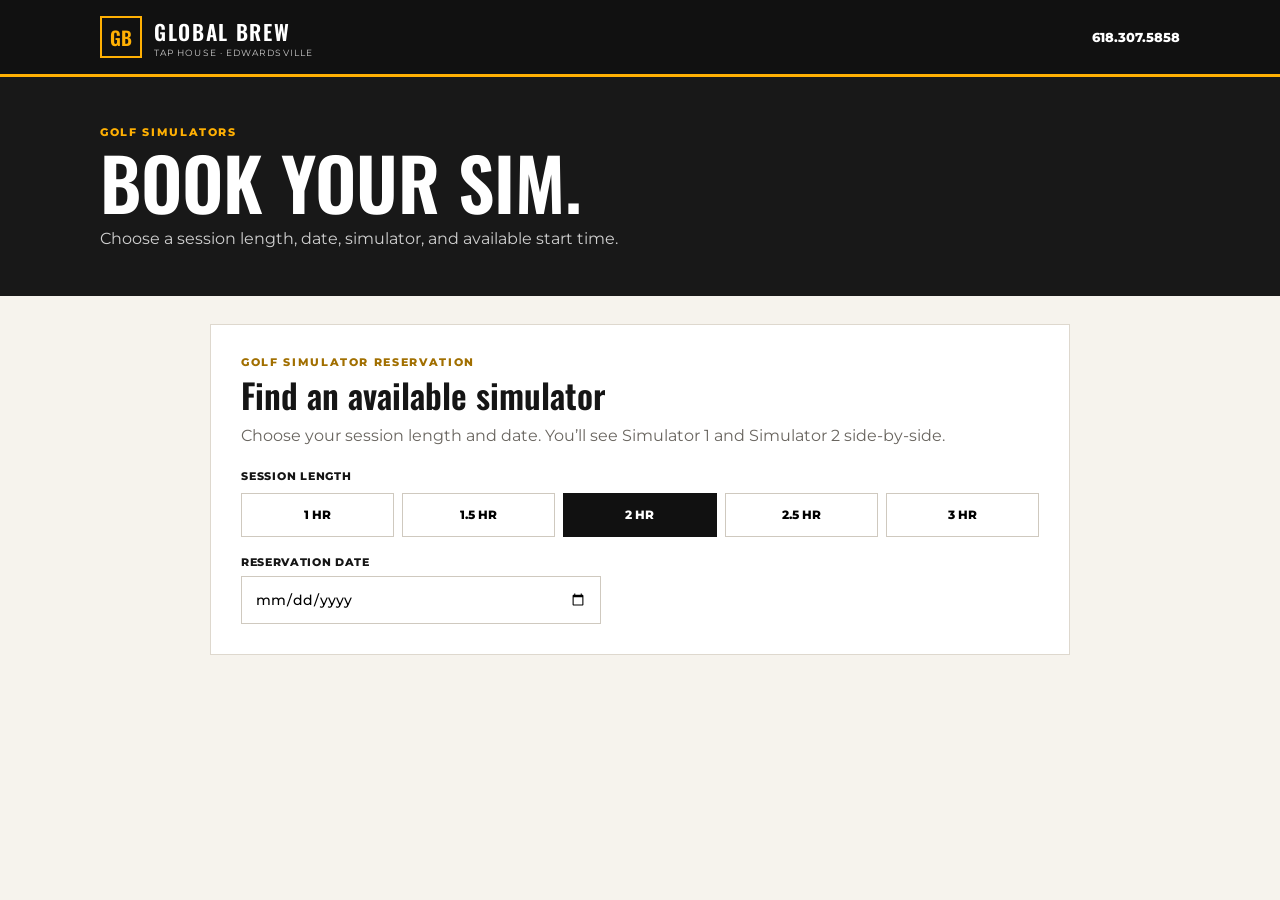
<file: index.html>
<!doctype html>
<html lang="en">
<head>
  <meta charset="utf-8" />
  <meta name="viewport" content="width=device-width,initial-scale=1" />
  <title>Golf Simulator Reservations | Global Brew Tap House</title>
  <meta name="description" content="Book Golf Simulator 1 or Golf Simulator 2 at Global Brew Tap House in Edwardsville." />
  <link rel="preconnect" href="https://fonts.googleapis.com">
  <link rel="preconnect" href="https://fonts.gstatic.com" crossorigin>
  <link href="https://fonts.googleapis.com/css2?family=Montserrat:wght@500;600;700;800&family=Oswald:wght@500;600&display=swap" rel="stylesheet">
  <link rel="stylesheet" href="styles.css" />
</head>
<body data-service="simulator">
  <header class="site-header standalone-only">
    <div class="wrap header-inner">
      <div class="brand"><span class="brand-mark">GB</span><span><strong>GLOBAL BREW</strong><small>TAP HOUSE · EDWARDSVILLE</small></span></div>
      <a class="call" href="tel:+16183075858">618.307.5858</a>
    </div>
  </header>
  <main class="booking-page">
    <section class="standalone-only mini-hero"><div class="wrap"><p class="eyebrow">GOLF SIMULATORS</p><h1>BOOK YOUR SIM.</h1><p>Choose a session length, date, simulator, and available start time.</p></div></section>
    <section class="booking-wrap"><div id="bookingRoot" class="booking-root" aria-live="polite"></div></section>
  </main>
  <script src="config.js"></script>
  <script src="app.js"></script>
</body>
</html>
</file>
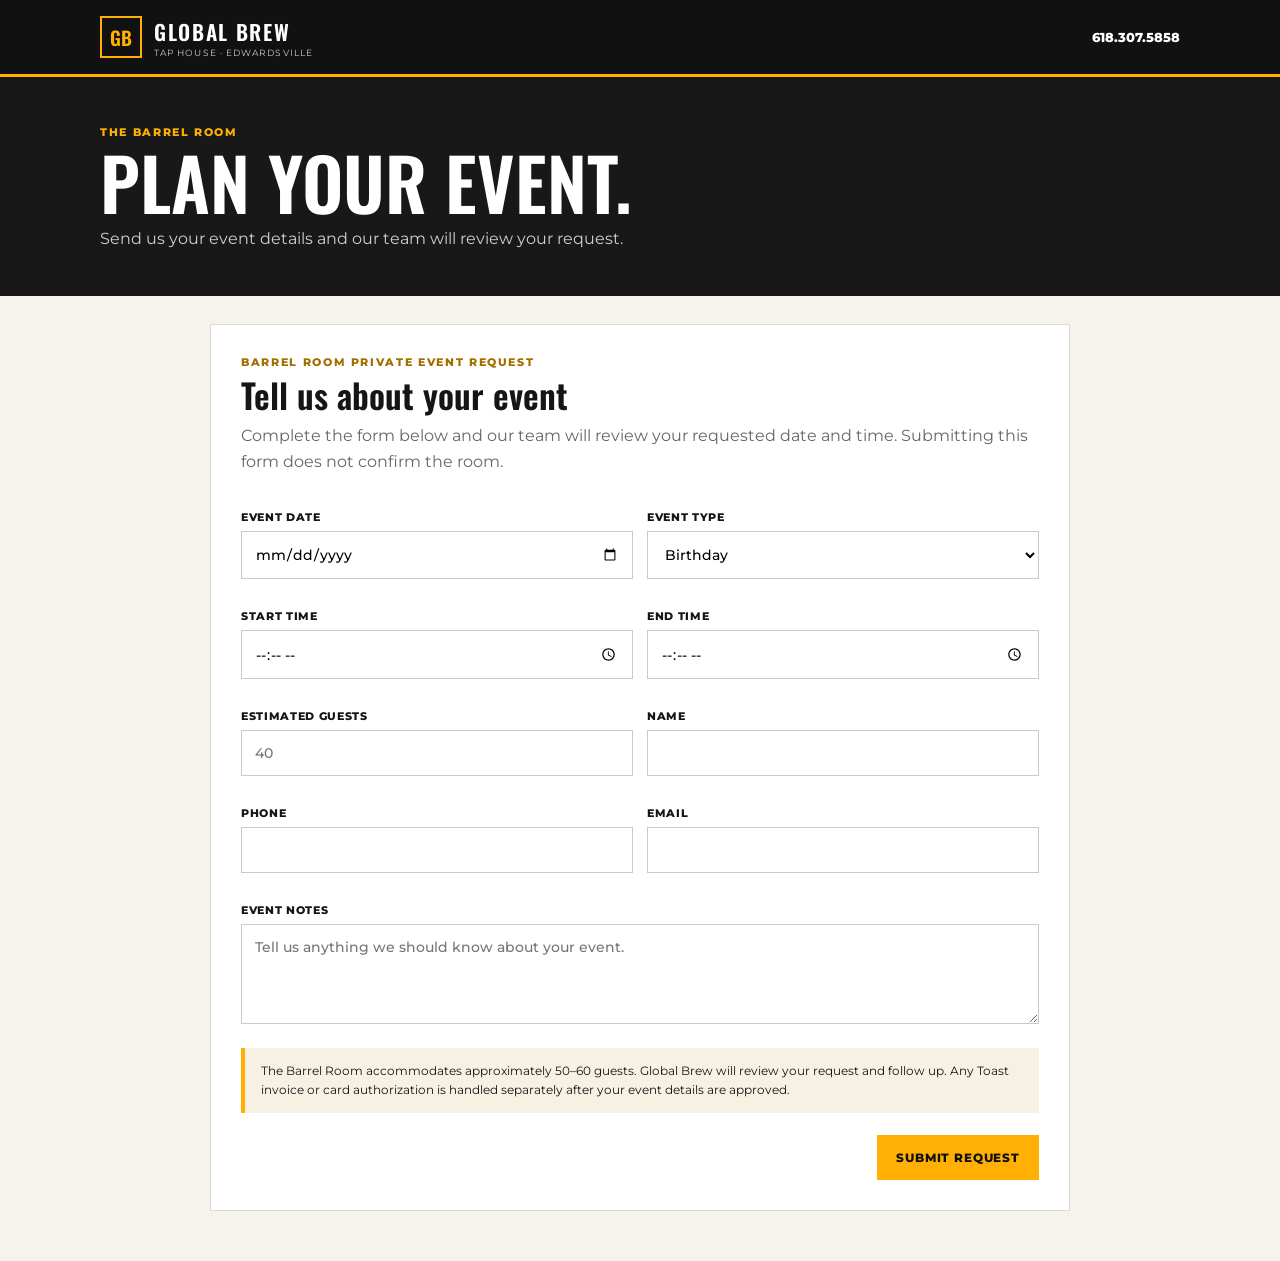
<file: barrel-room.html>
<!doctype html>
<html lang="en">
<head>
  <meta charset="utf-8" />
  <meta name="viewport" content="width=device-width,initial-scale=1" />
  <title>Barrel Room Request | Global Brew Tap House</title>
  <meta name="description" content="Request the Barrel Room at Global Brew Tap House in Edwardsville for your private event." />
  <link rel="preconnect" href="https://fonts.googleapis.com">
  <link rel="preconnect" href="https://fonts.gstatic.com" crossorigin>
  <link href="https://fonts.googleapis.com/css2?family=Montserrat:wght@500;600;700;800&family=Oswald:wght@500;600&display=swap" rel="stylesheet">
  <link rel="stylesheet" href="styles.css" />
</head>
<body data-service="barrel">
  <header class="site-header standalone-only"><div class="wrap header-inner"><div class="brand"><span class="brand-mark">GB</span><span><strong>GLOBAL BREW</strong><small>TAP HOUSE · EDWARDSVILLE</small></span></div><a class="call" href="tel:+16183075858">618.307.5858</a></div></header>
  <main class="booking-page"><section class="standalone-only mini-hero"><div class="wrap"><p class="eyebrow">THE BARREL ROOM</p><h1>PLAN YOUR EVENT.</h1><p>Send us your event details and our team will review your request.</p></div></section><section class="booking-wrap"><div id="bookingRoot" class="booking-root" aria-live="polite"></div></section></main>
  <script src="config.js"></script><script src="app.js"></script>
</body>
</html>
</file>
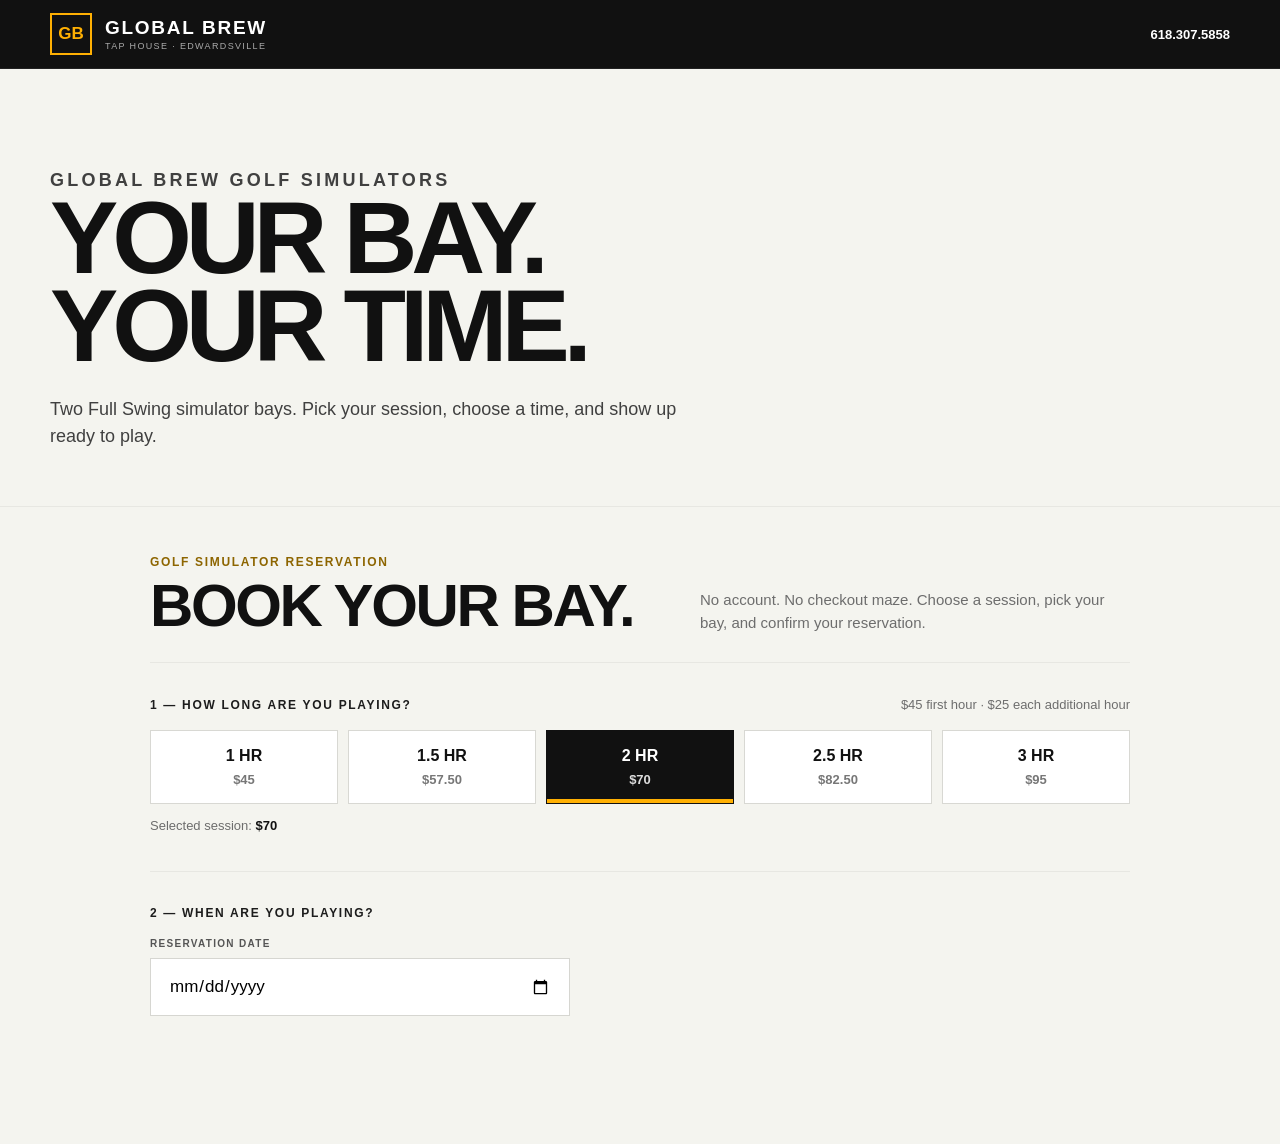
<file: golf-sims.html>
<!doctype html>
<html lang="en">
<head>
<meta charset="utf-8">
<meta name="viewport" content="width=device-width,initial-scale=1">
<title>Golf Simulator Reservations | Global Brew Tap House</title>
<style>

:root{
  --gold:#ffb003;
  --ink:#111;
  --muted:#6d6d6d;
  --line:#e7e7e2;
  --paper:#f4f4ef;
  --white:#fff;
}
*{box-sizing:border-box}
html{scroll-behavior:smooth}
body{
  margin:0;
  background:var(--paper);
  color:var(--ink);
  font-family:"Helvetica Neue",Helvetica,Arial,sans-serif;
  -webkit-font-smoothing:antialiased;
}
button,input{font:inherit}
button{transition:.18s ease}
.wrap{width:min(1180px,calc(100% - 40px));margin:auto}

.site-header{
  background:#111;
  color:#fff;
  border-bottom:1px solid #222;
}
.header-inner{
  min-height:68px;
  display:flex;
  align-items:center;
  justify-content:space-between;
  gap:20px;
}
.brand{display:flex;align-items:center;gap:13px}
.brand-mark{
  width:42px;height:42px;
  display:grid;place-items:center;
  border:2px solid var(--gold);
  color:var(--gold);
  font-weight:900;
  font-size:17px;
}
.brand strong{display:block;font-size:19px;letter-spacing:.09em}
.brand small{display:block;font-size:9px;letter-spacing:.15em;color:#aaa;margin-top:2px}
.call{color:#fff;text-decoration:none;font-size:13px;font-weight:800}

.hero{
  padding:72px 0 56px;
  border-bottom:1px solid var(--line);
}
.eyebrow{
  margin:0 0 16px;
  color:#8d6500;
  font-size:12px;
  font-weight:900;
  letter-spacing:.18em;
  text-transform:uppercase;
}
.hero h1{
  margin:0;
  max-width:900px;
  font-size:clamp(62px,8vw,108px);
  line-height:.86;
  letter-spacing:-.06em;
  font-weight:900;
}
.hero p{
  margin:26px 0 0;
  max-width:660px;
  font-size:18px;
  line-height:1.5;
  color:#404040;
}

.booking-wrap{
  width:min(980px,calc(100% - 32px));
  margin:0 auto 90px;
}
.booking-panel{
  background:transparent;
  border:0;
  padding:0;
}
.booking-intro{
  padding:48px 0 28px;
  display:flex;
  justify-content:space-between;
  gap:30px;
  align-items:end;
}
.booking-intro h2{
  margin:8px 0 0;
  font-size:clamp(38px,5vw,60px);
  line-height:.95;
  letter-spacing:-.04em;
}
.booking-intro p{
  margin:0;
  max-width:430px;
  color:var(--muted);
  line-height:1.5;
  font-size:15px;
}
.step-label,.section-label{
  color:#1c1c1c;
  font-size:12px;
  font-weight:900;
  text-transform:uppercase;
  letter-spacing:.14em;
}
.step-label{color:#8d6500}

.flow-section{
  border-top:1px solid var(--line);
  padding:34px 0 38px;
}
.section-head{
  display:flex;
  align-items:baseline;
  justify-content:space-between;
  gap:18px;
  margin-bottom:18px;
}
.section-title{
  margin:0;
  font-size:28px;
  letter-spacing:-.03em;
}
.section-hint{
  color:var(--muted);
  font-size:13px;
}

.duration-grid{
  display:grid;
  grid-template-columns:repeat(5,1fr);
  gap:10px;
}
.choice{
  border:1px solid #d8d8d3;
  background:#fff;
  color:#111;
  padding:16px 14px;
  min-height:74px;
  cursor:pointer;
  font-weight:900;
}
.choice:hover:not(:disabled){
  border-color:#111;
  transform:translateY(-1px);
}
.choice small{
  display:block;
  margin-top:7px;
  font-size:13px;
  font-weight:800;
  color:#777;
}
.choice.active{
  background:#111;
  color:#fff;
  border-color:#111;
  box-shadow:inset 0 -4px 0 var(--gold);
}
.choice.active small{color:#ddd}
.choice:disabled{
  background:#efefeb;
  color:#929292;
  cursor:not-allowed;
  opacity:.7;
}

.price-summary{
  margin-top:14px;
  color:var(--muted);
  font-size:13px;
}
.price-summary strong{color:#111}

.field{margin-top:0}
.field label{
  display:block;
  margin-bottom:9px;
  font-size:10px;
  font-weight:900;
  letter-spacing:.13em;
  text-transform:uppercase;
  color:#555;
}
.field input{
  width:100%;
  min-height:58px;
  border:1px solid #d6d6d1;
  background:#fff;
  padding:16px 18px;
  font-size:17px;
}
.date-field{max-width:420px}

.availability{margin-top:0}
.availability-note{
  margin:0 0 18px;
  color:var(--muted);
  font-size:14px;
  line-height:1.5;
}
.time-list{display:grid;gap:10px}
.time-card{
  background:#fff;
  border:1px solid #e3e3de;
  padding:16px;
  display:grid;
  grid-template-columns:115px 1fr 1fr;
  gap:10px;
  align-items:center;
}
.time-card:hover{border-color:#cfcfc9}
.time-label{
  font-size:22px;
  font-weight:900;
  letter-spacing:-.03em;
}
.slot{
  min-height:52px;
  width:100%;
  padding:12px 14px;
  font-size:13px;
  font-weight:900;
  border:1px solid #d7d7d2;
  background:#f8f8f5;
  cursor:pointer;
}
.slot:hover:not(:disabled){
  background:#111;
  color:#fff;
  border-color:#111;
}
.slot.active{
  background:#111;
  color:#fff;
  border-color:#111;
  box-shadow:inset 0 -4px 0 var(--gold);
}
.slot:disabled{
  background:#f0f0ed;
  color:#aaa;
  border-color:#ecece8;
  cursor:not-allowed;
}
.slot-name{
  display:block;
  font-size:9px;
  letter-spacing:.12em;
  text-transform:uppercase;
  margin-bottom:3px;
}
.slot-state{display:block}

.notice{
  background:#fff;
  border-left:4px solid var(--gold);
  padding:17px 18px;
  font-size:13px;
  line-height:1.55;
}
.notice.error{
  border-left-color:#b93a3a;
  background:#fff2f2;
}

.summary{
  margin:0 0 30px;
  background:#111;
  color:#fff;
  padding:22px 24px;
  border-left:4px solid var(--gold);
}
.summary span,.summary strong,.summary small{display:block}
.summary span{
  color:var(--gold);
  font-size:10px;
  font-weight:900;
  letter-spacing:.14em;
  text-transform:uppercase;
}
.summary strong{
  margin-top:7px;
  font-size:21px;
}
.summary small{
  margin-top:7px;
  color:#cfcfcf;
  font-size:13px;
}
.contact-grid{
  display:grid;
  grid-template-columns:1fr 1fr;
  gap:16px;
}
.full{grid-column:1/-1}
.policy{
  display:flex;
  gap:10px;
  align-items:flex-start;
  margin-top:18px;
  color:var(--muted);
  font-size:12px;
  line-height:1.5;
}
.policy input{margin-top:2px}
.actions{
  margin-top:24px;
  display:flex;
  justify-content:flex-end;
}
.btn{
  min-width:250px;
  border:0;
  background:#111;
  color:#fff;
  padding:17px 24px;
  font-weight:900;
  text-transform:uppercase;
  letter-spacing:.07em;
  cursor:pointer;
}
.btn:hover:not(:disabled){background:#2a2a2a;transform:translateY(-1px)}
.btn:disabled{opacity:.55}

.loading{
  display:flex;
  align-items:center;
  gap:10px;
  color:var(--muted);
  padding:10px 0;
  font-size:13px;
}
.spinner{
  width:16px;height:16px;
  border:2px solid #ddd;
  border-top-color:#111;
  border-radius:50%;
  animation:spin .7s linear infinite;
}
@keyframes spin{to{transform:rotate(360deg)}}
.success{padding:46px 0}
.check{
  width:58px;height:58px;
  display:grid;place-items:center;
  border-radius:50%;
  background:var(--gold);
  font-size:26px;
  font-weight:900;
  margin-bottom:18px;
}
.hidden{display:none!important}

body.embedded{background:#fff}
body.embedded .standalone-only{display:none!important}
body.embedded .booking-wrap{width:100%;margin:0}
body.embedded .booking-intro{padding-top:20px}

@media(max-width:760px){
  .booking-intro{display:block;padding:36px 0 24px}
  .booking-intro p{margin-top:16px}
  .duration-grid{grid-template-columns:repeat(2,1fr)}
  .duration-grid button:last-child{grid-column:1/-1}
  .time-card{grid-template-columns:1fr 1fr}
  .time-label{grid-column:1/-1;margin-bottom:2px}
  .contact-grid{grid-template-columns:1fr}
  .full{grid-column:auto}
  .actions{justify-content:stretch}
  .btn{width:100%;min-width:0}
}
@media(max-width:480px){
  .wrap{width:min(100% - 24px,1180px)}
  .booking-wrap{width:min(100% - 24px,980px)}
  .hero{padding:48px 0 38px}
  .hero h1{font-size:62px}
  .hero p{font-size:16px}
  .flow-section{padding:28px 0 32px}
  .section-head{display:block}
  .section-hint{display:block;margin-top:6px}
  .time-card{padding:13px}
}

</style>
</head>
<body>
<header class="site-header standalone-only"><div class="wrap header-inner"><div class="brand"><span class="brand-mark">GB</span><span><strong>GLOBAL BREW</strong><small>TAP HOUSE · EDWARDSVILLE</small></span></div><a class="call" href="tel:+16183075858">618.307.5858</a></div></header>
<section class="hero standalone-only"><div class="wrap">
      <p class="eyebrow">GLOBAL BREW GOLF SIMULATORS</p>
      <h1>YOUR BAY.<br>YOUR TIME.</h1>
      <p>Two Full Swing simulator bays. Pick your session, choose a time, and show up ready to play.</p>
    </div></section>
<main class="booking-wrap">
  <section id="bookingPanel" class="booking-panel">
    <div class="booking-intro">
      <div>
        <div class="step-label">GOLF SIMULATOR RESERVATION</div>
        <h2>BOOK YOUR BAY.</h2>
      </div>
      <p>No account. No checkout maze. Choose a session, pick your bay, and confirm your reservation.</p>
    </div>

    <div class="flow-section">
      <div class="section-head">
        <div>
          <div class="section-label">1 — HOW LONG ARE YOU PLAYING?</div>
        </div>
        <span class="section-hint">$45 first hour · $25 each additional hour</span>
      </div>
      <div class="duration-grid" id="durationGrid">
        <button type="button" class="choice" data-min="60">1 HR<small>$45</small></button>
        <button type="button" class="choice" data-min="90">1.5 HR<small>$57.50</small></button>
        <button type="button" class="choice active" data-min="120">2 HR<small>$70</small></button>
        <button type="button" class="choice" data-min="150">2.5 HR<small>$82.50</small></button>
        <button type="button" class="choice" data-min="180">3 HR<small>$95</small></button>
      </div>
      <div class="price-summary">Selected session: <strong id="selectedPrice">$70</strong></div>
    </div>

    <div class="flow-section">
      <div class="section-head">
        <div class="section-label">2 — WHEN ARE YOU PLAYING?</div>
      </div>
      <div class="field date-field">
        <label for="simDate">Reservation date</label>
        <input id="simDate" type="date">
      </div>
    </div>

    <div id="availability"></div>
    <div id="contactArea"></div>
  </section>
</main>
<script>
(function(){
  const API='https://script.google.com/macros/s/AKfycbx23figctKE2yi7x7EWsQSWK9A7A3sKn6lMRIBTXE6k6HAqyie4KX7bbxjiw_9hKaBhdw/exec';
  const qs=new URLSearchParams(location.search);
  const embedded=qs.get('embed')==='1';
  if(embedded) document.body.classList.add('embedded');
  let duration=120, date='', time='', simulator='', dayData=null, loadedDate='';
  const $=id=>document.getElementById(id);
  const priceFor=m=>45+Math.max(0,m-60)/60*25;
  const money=v=>'$'+(Number.isInteger(v)?v.toFixed(0):v.toFixed(2));
  function resize(){ if(embedded){ setTimeout(()=>parent.postMessage({type:'gb-resize',height:document.documentElement.scrollHeight},'*'),50); } }
  function today(){ const d=new Date(); d.setMinutes(d.getMinutes()-d.getTimezoneOffset()); return d.toISOString().slice(0,10); }
  function prettyDate(s){ const [y,m,d]=s.split('-').map(Number); return new Date(y,m-1,d).toLocaleDateString('en-US',{weekday:'long',month:'long',day:'numeric',year:'numeric'}); }
  function durationText(m){ if(m===60)return '1 Hour'; if(m===90)return '1.5 Hours'; if(m===120)return '2 Hours'; if(m===150)return '2.5 Hours'; return '3 Hours'; }
  function displayTime(minutes){ let h=Math.floor(minutes/60), mm=minutes%60, ap=h>=12?'PM':'AM'; h=h%12||12; return h+(mm?':'+String(mm).padStart(2,'0'):'')+' '+ap; }
  function localTimestamp(dateString, minutes){ const [y,m,d]=dateString.split('-').map(Number); return new Date(y,m-1,d,Math.floor(minutes/60),minutes%60,0,0).getTime(); }
   function centralNowParts(){
     const parts=new Intl.DateTimeFormat('en-US',{timeZone:'America/Chicago',year:'numeric',month:'2-digit',day:'2-digit',hour:'2-digit',minute:'2-digit',hourCycle:'h23'}).formatToParts(new Date());
     const v={}; parts.forEach(p=>{ if(p.type!=='literal') v[p.type]=p.value; });
     return {date:v.year+'-'+v.month+'-'+v.day,minutes:Number(v.hour)*60+Number(v.minute)};
   }
   function earliestSameDayStart(){
     const n=centralNowParts();
     if(date!==n.date) return null;
     const withLead=n.minutes+30;
     return Math.ceil(withLead/30)*30;
   }
  function conflicts(start,end,ranges){ return (ranges||[]).some(r=>start<r.end && end>r.start); }
  function updatePrice(){ $('selectedPrice').textContent=money(priceFor(duration)); }

  $('simDate').min=today(); updatePrice();

  document.querySelectorAll('[data-min]').forEach(btn=>btn.addEventListener('click',function(){
    duration=Number(this.dataset.min); document.querySelectorAll('[data-min]').forEach(b=>b.classList.toggle('active',b===this)); updatePrice();
    time=''; simulator=''; $('contactArea').innerHTML='';
    if(date && dayData) renderAvailability();
  }));

  $('simDate').addEventListener('change',function(){ date=this.value; time=''; simulator=''; $('contactArea').innerHTML=''; if(date) loadDayAvailability(); });

  async function loadDayAvailability(){
    if(loadedDate===date && dayData){ renderAvailability(); return; }
    $('availability').innerHTML='<div class="loading"><span class="spinner" aria-hidden="true"></span><span>Checking simulator availability…</span></div>'; $('contactArea').innerHTML=''; resize();
    try{
      const u=new URL(API); u.searchParams.set('action','dayAvailability'); u.searchParams.set('date',date); u.searchParams.set('_',Date.now());
      const r=await fetch(u.toString(),{method:'GET',redirect:'follow'}); if(!r.ok) throw new Error('Availability request failed');
      const data=await r.json(); if(!data.ok) throw new Error(data.error||'Availability unavailable');
      dayData=data; loadedDate=date; renderAvailability();
    }catch(err){
      console.error(err); dayData=null; loadedDate=''; $('availability').innerHTML='<div class="notice error"><strong>Live availability could not be loaded.</strong><br>Please call Global Brew at 618.307.5858.</div>'; resize();
    }
  }

  function renderAvailability(){
    if(!dayData) return;
    const step=Number(dayData.stepMinutes||30), startHour=Number(dayData.startHour||11), endHour=Number(dayData.endHour||22);
    const earliest=earliestSameDayStart();
    const rows=[];
    for(let min=startHour*60; min<=endHour*60-duration; min+=step){
      if(earliest!==null && min<earliest) continue;
      const start=localTimestamp(date,min), end=start+duration*60000, label=displayTime(min);
      const s1=!conflicts(start,end,dayData.busy && dayData.busy.simulator1);
      const s2=!conflicts(start,end,dayData.busy && dayData.busy.simulator2);
      rows.push(
        '<div class="time-card">'+
          '<div class="time-label">'+label+'</div>'+
          '<button type="button" class="slot" '+(s1?'':'disabled')+' data-sim="simulator1" data-time="'+label+'">'+
            '<span class="slot-name">Simulator 1</span><span class="slot-state">'+(s1?'Available →':'Unavailable')+'</span>'+
          '</button>'+
          '<button type="button" class="slot" '+(s2?'':'disabled')+' data-sim="simulator2" data-time="'+label+'">'+
            '<span class="slot-name">Simulator 2</span><span class="slot-state">'+(s2?'Available →':'Unavailable')+'</span>'+
          '</button>'+
        '</div>'
      );
    }
    const leadNote=earliest!==null?' Same-day reservations require at least 30 minutes notice.':'';
    $('availability').innerHTML=
      '<div class="flow-section availability">'+
        '<div class="section-head"><div class="section-label">3 — PICK YOUR START TIME</div></div>'+
        '<p class="availability-note">Showing start times for a <strong>'+durationText(duration).toLowerCase()+'</strong> session.'+leadNote+'</p>'+
        '<div class="time-list">'+
          (rows.join('')||'<div class="notice">No openings are available for this date and session length.</div>')+
        '</div>'+
      '</div>';
    document.querySelectorAll('[data-sim]').forEach(btn=>btn.addEventListener('click',function(){
      simulator=this.dataset.sim; time=this.dataset.time;
      document.querySelectorAll('[data-sim]').forEach(b=>b.classList.toggle('active',b===this));
      renderContact();
    }));
    resize();
  }

  function renderContact(){
    const label=simulator==='simulator1'?'Simulator 1':'Simulator 2';
    $('contactArea').innerHTML=
      '<div class="flow-section">'+
        '<div class="summary"><span>'+label+'</span><strong>'+prettyDate(date)+' · '+time+'</strong><small>'+durationText(duration)+' · '+money(priceFor(duration))+'</small></div>'+
        '<div class="section-head"><div class="section-label">4 — WHO’S PLAYING?</div></div>'+
        '<div class="contact-grid">'+
          '<div class="field"><label for="custName">Name</label><input id="custName" autocomplete="name"></div>'+
          '<div class="field"><label for="custPhone">Phone</label><input id="custPhone" type="tel" autocomplete="tel"></div>'+
          '<div class="field full"><label for="custEmail">Email</label><input id="custEmail" type="email" autocomplete="email"></div>'+
        '</div>'+
        '<label class="policy"><input id="policy" type="checkbox"><span>I understand this reservation is for the selected simulator and time and I should contact Global Brew if I need to make a change.</span></label>'+
        '<div class="actions"><button type="button" class="btn" id="confirmBtn">Confirm reservation</button></div>'+
      '</div>';
    $('confirmBtn').addEventListener('click',submit); resize();
  }

  async function submit(){
    const name=$('custName').value.trim(), phone=$('custPhone').value.trim(), email=$('custEmail').value.trim();
    if(!name||!phone||!email){ alert('Please complete your name, phone and email.'); return; }
    if(!$('policy').checked){ alert('Please acknowledge the reservation policy.'); return; }
    const btn=$('confirmBtn'); btn.disabled=true; btn.textContent='BOOKING…';
    const payload={action:'book',resource:'simulator',simulator,duration,date,time,name,phone,email};
    try{
      const r=await fetch(API,{method:'POST',headers:{'Content-Type':'text/plain;charset=utf-8'},body:JSON.stringify(payload),redirect:'follow'});
      const data=await r.json(); if(!data.ok) throw new Error(data.error||'Could not book reservation');
      const label=simulator==='simulator1'?'Simulator 1':'Simulator 2';
      $('bookingPanel').innerHTML='<div class="success"><div class="check">✓</div><div class="step-label">RESERVATION CONFIRMED</div><h2>You’re booked.</h2><p class="intro">Your <strong>'+label+'</strong> reservation is confirmed for <strong>'+prettyDate(date)+'</strong> at <strong>'+time+'</strong> for <strong>'+durationText(duration)+'</strong>.</p><p class="intro">Simulator fee: <strong>'+money(priceFor(duration))+'</strong>. A confirmation email has been sent to <strong>'+email+'</strong>.</p></div>'; resize();
    }catch(err){
      console.error(err); alert(err.message||'Could not complete the reservation.'); btn.disabled=false; btn.textContent='Confirm reservation';
      // Refresh day data after any failed booking in case another guest just took the slot.
      loadedDate=''; dayData=null; loadDayAvailability();
    }
  }
  window.addEventListener('load',resize); window.addEventListener('resize',resize); resize();
})();
</script>
</body>
</html>
</file>
<file: styles.css>
:root{--gold:#ffb003;--ink:#151515;--muted:#69655f;--line:#ded8ce;--paper:#f6f3ed;--white:#fff}
*{box-sizing:border-box}body{margin:0;background:var(--paper);color:var(--ink);font-family:Montserrat,Arial,sans-serif}.wrap{width:min(1080px,calc(100% - 34px));margin:auto}.site-header{background:#111;color:#fff;border-bottom:3px solid var(--gold)}.header-inner{min-height:74px;display:flex;align-items:center;justify-content:space-between;gap:20px}.brand{display:flex;gap:12px;align-items:center}.brand-mark{width:42px;height:42px;display:grid;place-items:center;border:2px solid var(--gold);font:600 19px Oswald,sans-serif;color:var(--gold)}.brand strong{display:block;font:600 21px Oswald,sans-serif;letter-spacing:.08em}.brand small{display:block;font-size:9px;letter-spacing:.12em;color:#cacaca}.call{color:#fff;text-decoration:none;font-size:13px;font-weight:800}.mini-hero{background:#181818;color:#fff;padding:48px 0}.eyebrow,.step-label{color:#a16f00;font-weight:800;letter-spacing:.15em;font-size:11px}.mini-hero .eyebrow{color:var(--gold)}.mini-hero h1{font:600 clamp(42px,7vw,72px)/.95 Oswald,sans-serif;margin:9px 0 13px}.mini-hero p{margin:0;color:#d0d0d0}.booking-wrap{width:min(860px,calc(100% - 28px));margin:28px auto 50px}.booking-panel{background:#fff;border:1px solid var(--line);padding:30px}.booking-panel h2{font:600 34px/1.05 Oswald,sans-serif;margin:8px 0 10px}.intro{color:var(--muted);line-height:1.6;margin:0 0 20px}.section-label{font-size:11px;font-weight:800;text-transform:uppercase;letter-spacing:.07em;margin-top:20px}.duration-grid{display:grid;grid-template-columns:repeat(5,1fr);gap:8px;margin:10px 0 18px}.choice{border:1px solid #cfc9bf;background:#fff;padding:12px 8px;min-height:44px;font:800 12px Montserrat,sans-serif;cursor:pointer}.choice.active{background:#111;color:#fff;border-color:#111}.field-grid{display:grid;grid-template-columns:1fr 1fr;gap:14px}.field{margin-top:16px}.field.full{grid-column:1/-1}.field label{display:block;font-size:11px;font-weight:800;margin-bottom:7px;text-transform:uppercase;letter-spacing:.06em}.field input,.field select,.field textarea{width:100%;padding:13px;border:1px solid #cfc9bf;background:#fff;font:500 14px Montserrat,sans-serif}.field textarea{min-height:100px;resize:vertical}.date-field{max-width:360px}.availability-block{margin-top:22px}.availability-help{margin:-2px 0 12px}.availability-grid{display:grid;gap:7px}.availability-head,.availability-row{display:grid;grid-template-columns:85px 1fr 1fr;gap:8px;align-items:center}.availability-head{font-size:11px;font-weight:800;text-transform:uppercase;color:#777;padding:0 4px}.availability-time{font-weight:800;padding:10px 4px}.sim-slot{width:100%}.sim-slot.unavailable{opacity:.45;cursor:not-allowed;background:#eee;color:#777;border-color:#ddd}.selection-summary{margin:22px 0 4px;background:#f7f1e3;border-left:4px solid var(--gold);padding:14px 16px}.selection-summary span,.selection-summary strong,.selection-summary small{display:block}.selection-summary span{font-size:11px;font-weight:800;text-transform:uppercase;letter-spacing:.06em}.selection-summary strong{margin-top:5px}.selection-summary small{margin-top:4px;color:var(--muted)}.policy{display:flex;gap:8px;align-items:flex-start;margin-top:18px;color:var(--muted);font-size:12px;line-height:1.5}.policy input{margin-top:3px}.actions{display:flex;justify-content:flex-end;margin-top:22px}.btn{border:0;padding:15px 19px;background:var(--gold);color:#111;font:800 12px Montserrat,sans-serif;text-transform:uppercase;letter-spacing:.07em;cursor:pointer}.btn:disabled{opacity:.5;cursor:not-allowed}.notice{margin-top:20px;background:#f7f1e3;border-left:4px solid var(--gold);padding:14px 16px;font-size:12px;line-height:1.55}.notice.error{background:#fbefef;border-left-color:#a93535}.small{font-size:12px;color:var(--muted);line-height:1.5}.loading{padding:12px 0}.success{padding-top:38px;padding-bottom:38px}.check{width:54px;height:54px;border-radius:50%;display:grid;place-items:center;background:var(--gold);font-size:26px;font-weight:800;margin-bottom:17px}.empty{grid-column:1/-1;padding:12px 0}
body.embedded{background:#fff}body.embedded .booking-wrap{width:100%;margin:0}body.embedded .booking-panel{border:0;padding:18px 4px 24px}
@media(max-width:650px){.field-grid{grid-template-columns:1fr}.duration-grid{grid-template-columns:repeat(2,1fr)}.duration-grid .choice:last-child{grid-column:1/-1}.availability-head,.availability-row{grid-template-columns:64px 1fr 1fr;gap:5px}.availability-head{font-size:9px}.availability-time{font-size:13px}.sim-slot{font-size:11px;padding:10px 4px}.booking-panel{padding:22px}.booking-panel h2{font-size:30px}.call{display:none}}
</file>
